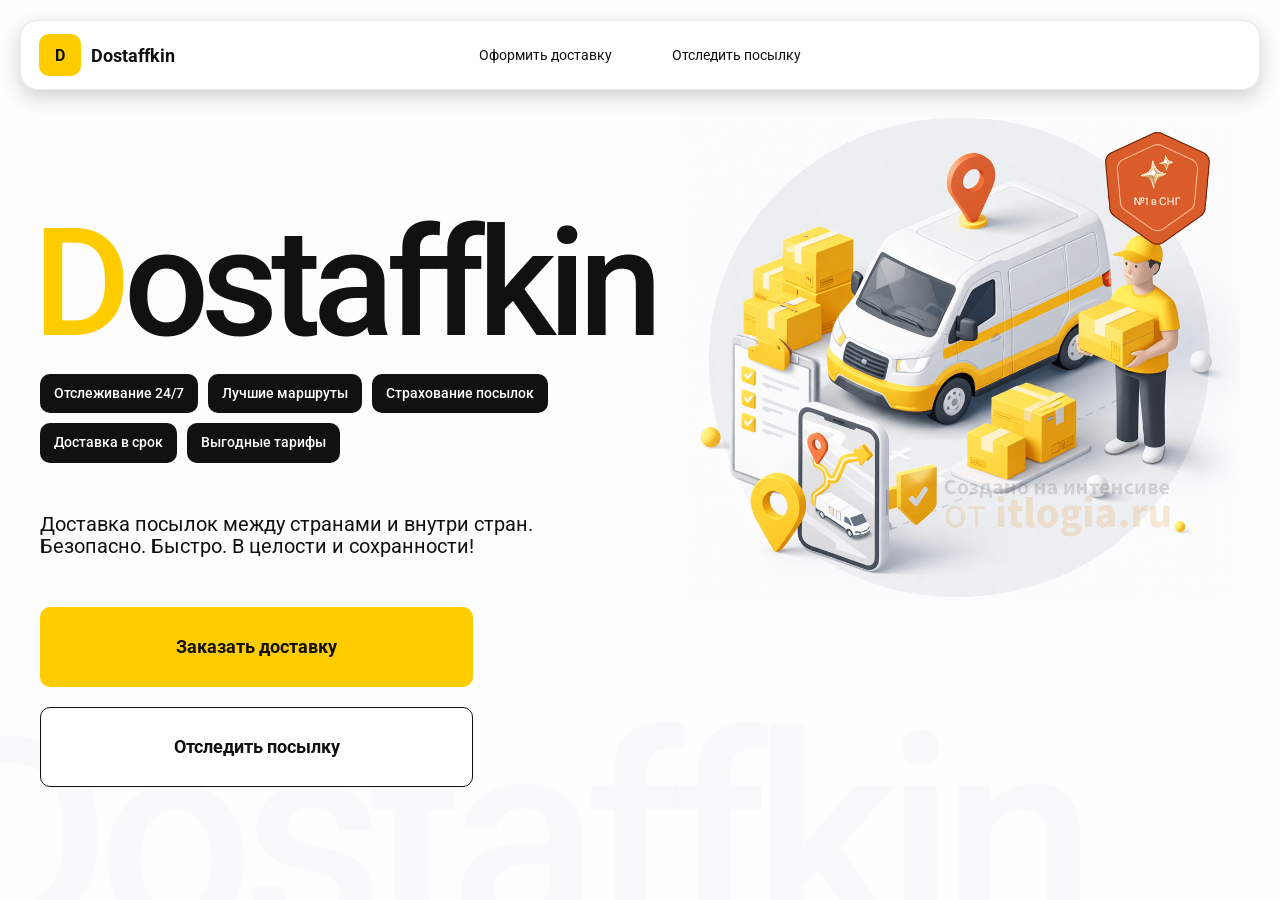
<file: index.html>
<!doctype html>
<html lang="ru">

<head>
    <meta charset="utf-8" />
    <meta name="viewport" content="width=device-width,initial-scale=1,maximum-scale=1,user-scalable=0" />
    <title>Dostaffkin — Доставка посылок между странами и внутри стран. Безопасно. Быстро. В целости и сохранности!
    </title>
    <link rel="stylesheet" href="styles/base.css" />
    <link rel="stylesheet" href="styles/base_adaptive.css" />
    <link rel="stylesheet" href="styles/index.css" />
    <link rel="stylesheet" href="styles/index-adaptive.css" />

</head>

<body>

    <div class="container">
        <header class="header">
            <a class="header-brand" href="#">
                <div class="header-logo">D</div>
                <div class="header-title">Dostaffkin</div>
            </a>
            <nav class="header-menu">
                <a class="header-link" href="./order.html">Оформить <span>доставку</span></a>
                <a class="header-link" href="./track.html">Отследить <span>посылку</span></a>
            </nav>
        </header>
        
        <main class="main">
            <section class="main-info">
                <div class="main-title">
                    <span>D</span>ostaffkin
                </div>
                <div class="main-features">
                    <div class="main-feature">Отслеживание 24/7</div>
                    <div class="main-feature">Лучшие маршруты</div>
                    <div class="main-feature">Страхование посылок</div>
                    <div class="main-feature">Доставка в срок</div>
                    <div class="main-feature">Выгодные тарифы</div>
                </div>
                <div class="main-description">
                    Доставка посылок между странами и внутри стран.
                    Безопасно. Быстро. В целости и сохранности!
                </div>
                <div class="main-actions">
                    <a class="button" type="button" href="./order.html">Заказать доставку</a>
                    <a class="button button-white" type="button" href="./track.html">Отследить посылку</a>
                </div>
            </section>
            <div class="main-title-ghost">Dostaffkin</div>
            <section class="main-image">
                <img src="images/main-image.png" alt="Main image" />
            </section>

        </main>
    </div>


</body>

</html>
</file>
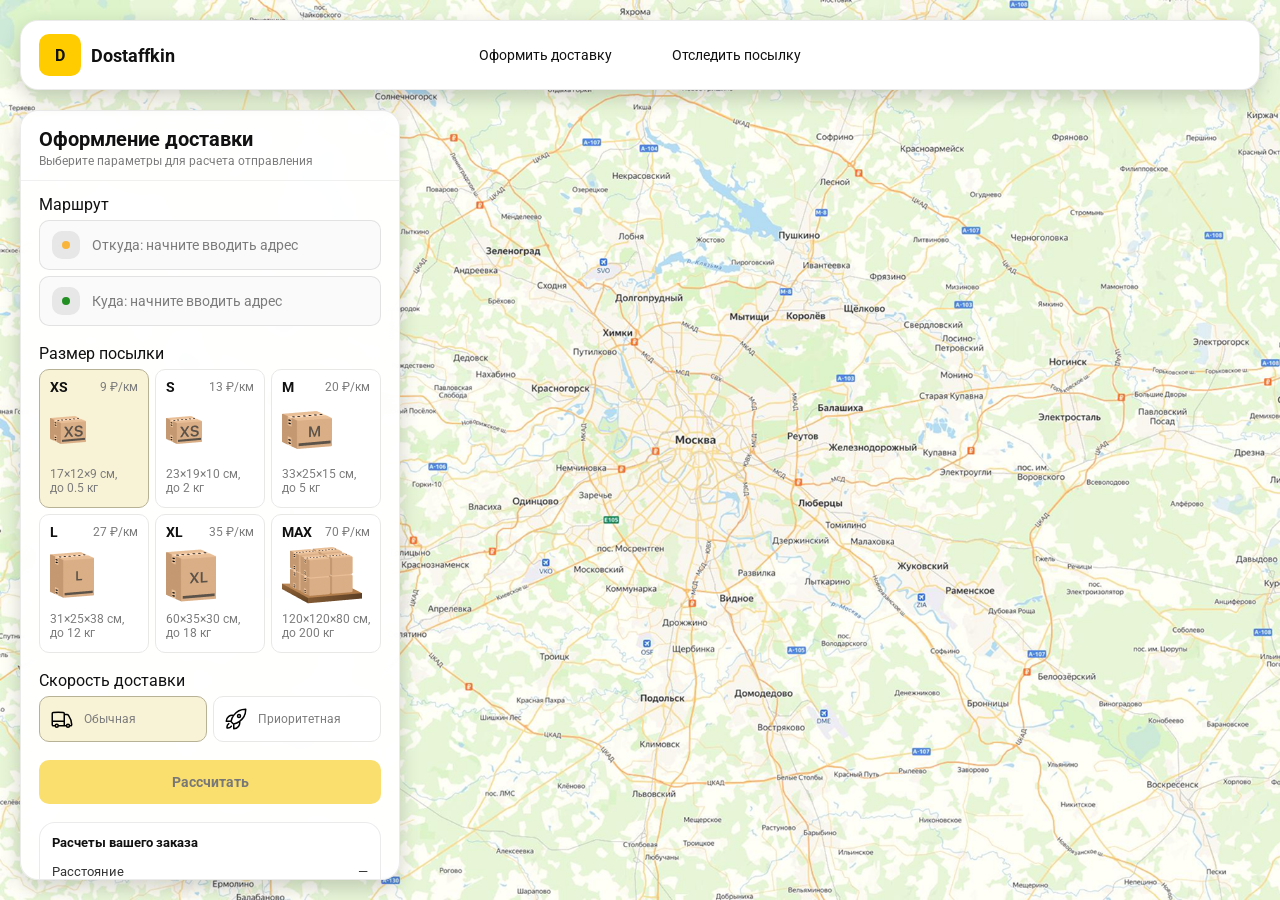
<file: order.html>
<!doctype html>
<html lang="ru">

<head>
    <meta charset="utf-8" />
    <meta name="viewport" content="width=device-width,initial-scale=1,maximum-scale=1,user-scalable=0" />
    <title>Оформление доставки</title>

    <link rel="stylesheet" href="styles/base.css" />
    <link rel="stylesheet" href="styles/base_adaptive.css" />

    <link rel="stylesheet" href="styles/order.css" />
    <link rel="stylesheet" href="styles/order_adaptive.css" />
</head>

<body>
    <div id="map"></div>

    <header class="header">
        <a class="header-brand" href="./index.html">
            <div class="header-logo">D</div>
            <div class="header-title">Dostaffkin</div>
        </a>
        <nav class="header-menu">
            <a class="header-link" href="#">Оформить <span>доставку</span></a>
            <a class="header-link" href="./track.html">Отследить <span>посылку</span></a>
        </nav>
    </header>

    <aside class="main" id="sidebar">
        <div class="main-header">
            <div class="main-title">Оформление доставки</div>
            <div class="main-text">Выберите параметры для расчета отправления</div>
        </div>
        <div class="main-content">
            <div class="main-route">
                <div class="main-block-title">Маршрут</div>
                <div class="main-fields">
                    <div class="main-field" id="fromField">
                        <div class="main-pin"></div>
                        <input id="from" placeholder="Откуда: начните вводить адрес" autocomplete="off" />
                        <div class="main-ac" id="fromAc" role="listbox" aria-label="Подсказки адресов"></div>
                    </div>

                    <div class="main-field" id="toField">
                        <div class="main-pin"></div>
                        <input id="to" placeholder="Куда: начните вводить адрес" autocomplete="off" />
                        <div class="main-ac" id="toAc" role="listbox" aria-label="Подсказки адресов"></div>
                    </div>
                </div>
            </div>
            <div class="main-package">
                <div class="main-block-title">Размер посылки</div>

                <div class="main-sizes">
                    <div class="main-size-card is-active" data-value="xs">
                        <div class="main-size-top">
                            <div class="main-size-label">XS</div>
                            <div class="main-size-rate">9 ₽/км</div>
                        </div>
                        <div class="main-size-media">
                            <img src="images/sizes/xs.png" alt="Короб XS" />
                        </div>
                        <div class="main-size-description">17×12×9 см,<br>до 0.5 кг</div>
                    </div>

                    <div class="main-size-card" data-value="s">
                        <div class="main-size-top">
                            <div class="main-size-label">S</div>
                            <div class="main-size-rate">13 ₽/км</div>
                        </div>
                        <div class="main-size-media">
                            <img src="images/sizes/s.png" alt="Короб S" />
                        </div>
                        <div class="main-size-description">23×19×10 см,<br>до 2 кг</div>
                    </div>

                    <div class="main-size-card" data-value="m">
                        <div class="main-size-top">
                            <div class="main-size-label">M</div>
                            <div class="main-size-rate">20 ₽/км</div>
                        </div>
                        <div class="main-size-media">
                            <img src="images/sizes/m.png" alt="Короб M" />
                        </div>
                        <div class="main-size-description">33×25×15 см,<br>до 5 кг</div>
                    </div>

                    <div class="main-size-card" data-value="l">
                        <div class="main-size-top">
                            <div class="main-size-label">L</div>
                            <div class="main-size-rate">27 ₽/км</div>
                        </div>
                        <div class="main-size-media">
                            <img src="images/sizes/l.png" alt="Короб L" />
                        </div>
                        <div class="main-size-description">31×25×38 см,<br>до 12 кг</div>
                    </div>

                    <div class="main-size-card" data-value="xl">
                        <div class="main-size-top">
                            <div class="main-size-label">XL</div>
                            <div class="main-size-rate">35 ₽/км</div>
                        </div>
                        <div class="main-size-media">
                            <img src="images/sizes/xl.png" alt="Короб XL" />
                        </div>
                        <div class="main-size-description">60×35×30 см,<br>до 18 кг</div>
                    </div>

                    <div class="main-size-card" data-value="max">
                        <div class="main-size-top">
                            <div class="main-size-label">MAX</div>
                            <div class="main-size-rate">70 ₽/км</div>
                        </div>
                        <div class="main-size-media main-size-media-palleta">
                            <img src="images/sizes/max.png" alt="Паллета" />
                        </div>
                        <div class="main-size-description">120×120×80 см,<br>до 200 кг</div>
                    </div>
                </div>
            </div>

            <div class="main-speed">
                <div class="main-block-title">Скорость доставки</div>

                <div class="main-speeds">
                    <div class="main-speed-card is-active" data-value="regular">
                        <img class="main-speed-media" src="images/icons/regular.svg" alt="Regular" />
                        <div class="main-speed-description">Обычная</div>
                    </div>
                    <div class="main-speed-card" data-value="fast">
                        <img class="main-speed-media" src="images/icons/fast.svg" alt="Fast" />
                        <div class="main-speed-description">Приоритетная</div>
                    </div>
                </div>
            </div>

            <div class="main-calculate-block">
                <button id="calc" class="button calculate-button" type="button" disabled>Рассчитать</button>
            </div>
            <div class="main-result" id="result">
                <div class="main-result-title">Расчеты вашего заказа</div>
                <div class="main-result-lines">
                    <div class="main-result-line"><span>Расстояние</span><span id="distanceValue">—</span></div>
                    <div class="main-result-line"><span>Доставим через</span><span id="durationValue">—</span></div>
                    <div class="main-result-line"><span>Тариф</span><span id="rateValue">—</span></div>
                </div>
                <div class="main-price">
                    <div class="main-price-label">Итого</div>
                    <div class="main-price-value" id="totalValue">—</div>
                </div>
            </div>
            <div class="main-order-box">
                <div class="main-order-form" id="orderForm">
                    <div class="main-order-title">Оформление доставки</div>
                    <div class="main-block-info-row">
                        <div class="main-block-title">Контакты</div>
                        <div class="order-fields">
                            <div class="main-field">
                                <input id="customerName" placeholder="Ваше имя" autocomplete="off" />
                            </div>
                            <div class="main-field">
                                <input id="customerPhone" placeholder="Ваш телефон" autocomplete="off"
                                    inputmode="tel" />
                            </div>
                        </div>
                    </div>
                    <div class="main-block-info-row extra-info">
                        <div class="main-block-title">Дополнительная информация</div>
                        <div class="main-field textarea">
                            <textarea id="comment" placeholder="Детали доставки и комментарии"></textarea>
                        </div>
                    </div>
                    <button id="submit" class="button main-submit-request" type="button" disabled>Отправить
                        заявку
                    </button>
                </div>

                <div class="main-order-success" id="orderSuccess">
                    <div class="main-success-icon">✓</div>
                    <div class="main-success-title">Заявка отправлена!</div>
                    <div class="main-success-title">Номер отправления – <span id="orderId"></span></div>
                    <div class="main-success-subtitle">Мы скоро свяжемся с вами</div>
                </div>
            </div>

        </div>
    </aside>

</body>

</html>
</file>
<file: styles/base.css>
*, *::before, *::after {
    box-sizing: border-box;
}

@font-face {
    font-family: "Roboto";
    src: url("../fonts/Roboto-Regular.ttf");
    font-weight: normal;
}

@font-face {
    font-family: "Roboto";
    src: url("../fonts/Roboto-Bold.ttf");
    font-weight: bold;
}

@font-face {
    font-family: "Roboto";
    src: url("../fonts/Roboto-Medium.ttf");
    font-weight: 500;
}

html, body {
    margin: 0;
    color: #111111;
    font-family: "Roboto", sans-serif;
}

body {
    background: #FDFDFD;
}

.header {
    border-radius: 18px;
    box-shadow: 0 7px 20px 0 #0000002E;
    backdrop-filter: blur(10px);
    background: #ffffff;
    left: 20px;
    border: 1px solid rgba(0, 0, 0, 0.08);
    position: fixed;
    right: 20px;
    top: 20px;
    padding: 14px 18px;
    height: 70px;
    display: flex;
    align-items: center;
    z-index: 6;
}

.header-brand {
    display: flex;
    align-items: center;
    text-decoration: none;
    gap: 10px;
}

.header-logo {
    width: 42px;
    height: 42px;
    border-radius: 10px;
    background: #FFCC00;
    display: grid;
    place-items: center;
    font-weight: bold;
    color: #111;
}

.header-title {
    font-size: 18px;
    font-weight: bold;
    color: #111111;
    text-decoration: none;
}

.header-menu {
    display: flex;
    align-items: center;
    gap: 60px;
    margin: 0;
    position: absolute;
    left: 50%;
    transform: translateX(-50%);
}

.header-link {
    font-size: 14px;
    color: #111111;
    text-decoration: none;
}

.button {
    border: 0;
    outline: none;
    height: 44px;
    border-radius: 10px;
    font-size: 14px;
    font-weight: bold;
    cursor: pointer;
    font-family: inherit;
    transition: transform .08s ease, opacity .12s ease;
    background: #ffcc00;
    color: #111111;
    text-align: center;
    text-decoration: none;
}

.button:hover {
    background-color: #E5BC19;
}

.button:disabled {
    cursor: not-allowed;
    background-color: #FADE6E;
    color: #787878;
    transform: none;
}

.button.button-white {
    background: #ffffff;
    border: 1px solid #111111;
}

.button.button-white:hover {
    background: rgb(241 241 241);
}

.main-field {
    display: flex;
    align-items: center;
    margin-top: 6px;
    gap: 10px;
    border: 1px solid #1111111A;
    background: #FAFAFA;
    border-radius: 10px;
    padding: 10px 12px;
    position: relative;
    box-sizing: border-box;
    height: 50px;
}

.main-field.textarea {
    height: auto;
}

.main-pin {
    width: 28px;
    height: 28px;
    border-radius: 10px;
    background: rgba(17, 17, 17, 0.08);
    display: grid;
    place-items: center;
    flex: 0 0 auto;
    position: relative;
}

.main-pin::before {
    content: "";
    width: 8px;
    height: 8px;
    border-radius: 999px;
    background: orange;
    opacity: .75;
    display: block;
}

.main-field:last-child .main-pin::before {
    background: green;
    opacity: .85;
}

input, textarea {
    width: 100%;
    border: 0;
    outline: none;
    background: transparent;
    font-size: 14px;
    color: #111111;
    font-family: inherit;
}

textarea {
    resize: vertical;
    min-height: 72px;
    padding: 2px 0;
}

input::placeholder, textarea::placeholder {
    color: #7C7C7C;
}

.main-field:focus-within {
    border-color: rgba(0, 0, 0, 0.20);
    box-shadow: 0 0 0 4px rgba(255, 204, 0, 0.35);
    background: rgba(255, 255, 255, 0.75);
}
</file>
<file: styles/base_adaptive.css>
@media (max-width: 767px) {
    .header {
        left: 10px;
        right: 10px;
        top: 10px;
    }

    .header-link span {
        display: none;
    }

    .header-menu {
        gap: 20px;
        justify-content: flex-start;
        margin: 0 0 0 30px;
        position: static;
        transform: none;
    }
}

@media (max-width: 420px) {
    .header-title {
        display: none;
    }
}

@media (max-width: 374px) {
    .header-menu {
        gap: 10px;
        margin: 0 0 0 10px;
    }
}
</file>
<file: styles/index.css>
.container {
    overflow: hidden;
    min-height: 100vh;
}

.main {
    padding: 111px 40px 40px;
    position: relative;
    display: flex;
}

.main-info {
    max-width: 840px;
    width: 100%;
    position: relative;
}

.main-title {
    margin-top: 98px;
    font-weight: 500;
    font-size: 200px;
    line-height: 1;
    letter-spacing: -0.05em;
    color: #111111;
    left: -15px;
    position: relative;
}

.main-title span {
    color: #ffcc00;
}

.main-features {
    margin-top: 15px;
    display: flex;
    flex-wrap: wrap;
    gap: 10px;
}

.main-feature {
    background: #111111;
    color: #ffffff;
    padding: 12px 14px;
    font-weight: 500;
    font-size: 14px;
    line-height: 1.1;
    border-radius: 10px;
}

.main-description {
    margin-top: 50px;
    max-width: 500px;
    font-size: 20px;
    line-height: 1.1;
    color: #111111;
}

.main-actions {
    margin-top: 50px;
    display: flex;
    flex-direction: column;
    gap: 20px;
}

.main-actions .button {
    height: 80px;
    width: 433px;
    font-size: 18px;
    font-weight: bold;
    place-items: center;
    display: grid;
}

.main-title-ghost {
    position: absolute;
    z-index: -1;
    left: -70px;
    bottom: -150px;
    font-weight: 500;
    font-size: 278px;
    line-height: 1;
    letter-spacing: -0.05em;
    color: #ECEDF04D;
}

.main-image {
    width: 1024px;
    top: 100px;
    z-index: -2;
}

.main-image img {
    width: 100%;
    max-width: 1024px;
    height: auto;
    display: block;
}
</file>
<file: styles/index-adaptive.css>
@media (max-width: 1760px) {
    .main-title {
        font-size: 150px;
        left: -7px;
    }

    .main-info {
        max-width: 640px;
    }
}

@media (max-width: 1200px) {
    .main-info {
        max-width: 540px;
    }

    .main {
        padding: 111px 20px 20px;
    }

    .main-title {
        font-size: 120px;
        left: -4px;
    }

    .main-title-ghost {
        font-size: 220px;
    }
}

@media (max-width: 1024px) {
    .main-title {
        margin-top: 30px;
    }

    .main {
        flex-direction: column-reverse;
    }

    .main-image {
        max-width: 350px;
        position: absolute;
        left: 370px;
        top: 370px;
    }

    .main-info {
        max-width: 100%;
    }

    .main-actions {
        gap: 10px;
    }

        .main-actions .button {
        height: 50px;
        font-size: 14px;
        width: auto;
        max-width: 300px;
    }

    .main-description {
        max-width: 350px;
    }
}

@media (max-width: 570px) {
    .main-title {
        font-size: 88px;
    }

    .main-description {
        max-width: 100%
    }

    .main-actions {
       width: 100%;
    }

    .main-actions .button {
        width: 100%;
        max-width: 100%
    }

    .main-image {
        max-width: 650px;
        position: absolute;
        left: 170px;
        top: 70px;
        opacity: 0.2;
    }
}

@media (max-width: 400px) {
    .main-title {
        font-size: 70px;
    }
}
</file>
<file: styles/order.css>
#map {
    background-image: url("../images/order-bg.png");
    background-size: cover;
    position: fixed;
    inset: 0;
}

.main {
    border-radius: 18px;
    box-shadow: 0 7px 20px 0 #0000002E;
    backdrop-filter: blur(10px);
    background: rgba(255, 255, 255, 0.96);
    left: 20px;
    border: 1px solid rgba(0, 0, 0, 0.08);
    position: fixed;
    top: 110px;
    bottom: 20px;
    width: 380px;
    display: flex;
    flex-direction: column;
    overflow: hidden;
    z-index: 5;
}

.main-header {
    padding: 18px 18px 12px 18px;
    border-bottom: 1px solid rgba(0, 0, 0, 0.06);
    display: flex;
    flex-direction: column;
}

.main-title {
    font-size: 20px;
    line-height: 100%;
    font-weight: bold;
}

.main-text {
    font-size: 12px;
    margin-top: 5px;
    color: #7C7C7C;
}

.main-content {
    padding: 14px 18px 18px 18px;
    overflow: auto;
    scrollbar-width: none;
    display: flex;
    flex-direction: column;
    gap: 18px;
    flex: 1;
}

CSS order.css
.main-block-title {
    font-size: 12px;
    color: #7C7C7C;
}

.main-route .main-block-title,
.main-package .main-block-title {
    margin-bottom: 6px;
}

.main-sizes {
    display: grid;
    gap: 6px;
    grid-template-columns: repeat(3, 1fr);
}

.main-size-card {
    border: 1px solid #E8E8E7;
    background: #FFFFFF;
    border-radius: 10px;
    padding: 10px;
    cursor: pointer;
    user-select: none;
    transition: transform .08s ease, border-color .12s ease, background .12s ease;
    min-height: 139px;
}

.main-size-card:hover {
    transform: translateY(-1px);
}

.main-size-card.is-active {
    background-color: #F8F2D6;
    border-color: #B7B196;
}

.main-size-top {
    display: flex;
    align-items: center;
    justify-content: space-between;
}

.main-size-label {
    font-weight: bold;
    font-size: 14px;
    color: #111111;
    line-height: 100%;
}

.main-size-rate {
    font-size: 12px;
    color: #7C7C7C;
    line-height: 100%;
}

.main-size-media {
    margin-top: 8px;
    height: 57px;
}

.main-size-description {
    margin-top: 8px;
    font-size: 12px;
    color: #7C7C7C;
    line-height: 1.2;
}

.calculate-button {
    width: 100%;
}

.main-result {
    border: 1px solid rgba(0, 0, 0, 0.08);
    background: rgba(255, 255, 255, 0.75);
    border-radius: 16px;
    padding: 12px;
    line-height: 1.25;
}

.main-result-title {
    font-weight: bold;
    font-size: 13px;
    color: #111111;
    margin-bottom: 13px;
}

.main-result-lines {
    gap: 8px;
    display: flex;
    flex-direction: column;
}

.main-result-line {
    font-size: 13px;
    color: rgba(17, 17, 17, 0.85);
    display: flex;
    justify-content: space-between;
}

.main-price {
    margin-top: 18px;
    padding-top: 10px;
    border-top: 1px dashed rgba(0, 0, 0, 0.12);
    display: flex;
    align-items: baseline;
    justify-content: space-between;
}

.main-price-label {
    font-size: 12px;
    color: rgba(17, 17, 17, 0.55);
}

.main-price-value {
    font-size: 20px;
    font-weight: bold;
    color: #111111;
    letter-spacing: -0.3px;
}

.main-order-box {
    background: #ffffff;
    border: 1px solid #E8E8E7;
    border-radius: 10px;
    padding: 12px;
}

.main-order-title {
    margin-bottom: 8px;
    font-weight: bold;
    font-size: 14px;
    color: #111111;
}

.main-block-info {
    display: flex;
    flex-direction: column;
    gap: 6px;
}

.order-fields {
    display: grid;
    grid-template-columns: 1fr 1fr;
    column-gap: 10px;
    margin-top: 6px;
}

.main-block-info-row.extra-info {
    display: block;
    margin-top: 13px;
}

.main-submit-request {
    width: 100%;
    margin-top: 6px;
}

.main-order-success {
    display: none;
    text-align: center;
    padding: 22px 12px;
    gap: 12px;
}

.main-order-success.is-visible {
    display: flex;
    flex-direction: column;
    align-items: center;
}

.main-success-icon {
    width: 56px;
    height: 56px;
    border-radius: 50%;
    background: #16a34a;
    color: #ffffff;
    display: grid;
    place-items: center;
    font-size: 30px;
}

.main-success-title {
    font-size: 14px;
    font-weight: bold;
    color: #111111;
}

.main-success-subtitle {
    font-size: 12px;
    color: rgba(17, 17, 17, 0.55);
    line-height: 1.3;
}

.main-speed .main-block-title {
    margin-bottom: 6px;
}

.main-speeds {
    display: grid;
    gap: 6px;
    grid-template-columns: repeat(2, 1fr);
}

.main-speed-card {
    border: 1px solid #E8E8E7;
    background: #FFFFFF;
    border-radius: 10px;
    padding: 10px;
    cursor: pointer;
    user-select: none;
    transition: transform .08s ease, border-color .12s ease, background .12s ease;
    display: flex;
    align-items: center;
    gap: 10px;
}

.main-speed-card:hover {
    transform: translateY(-1px);
}

.main-speed-card.is-active {
    background-color: #F8F2D6;
    border-color: #B7B196;
}

.main-speed-description {
    font-size: 12px;
    color: #7C7C7C;
    line-height: 1.2;
}
</file>
<file: styles/order_adaptive.css>
@media (max-width: 767px) {
    .main {
        left: 10px;
        right: 10px;
        top: 50%;
        bottom: 12px;
        width: auto;
        max-width: none;
    }
}

@media (max-width: 420px) {
    .main-sizes {
        grid-template-columns: repeat(2, 1fr);
    }
}
</file>
